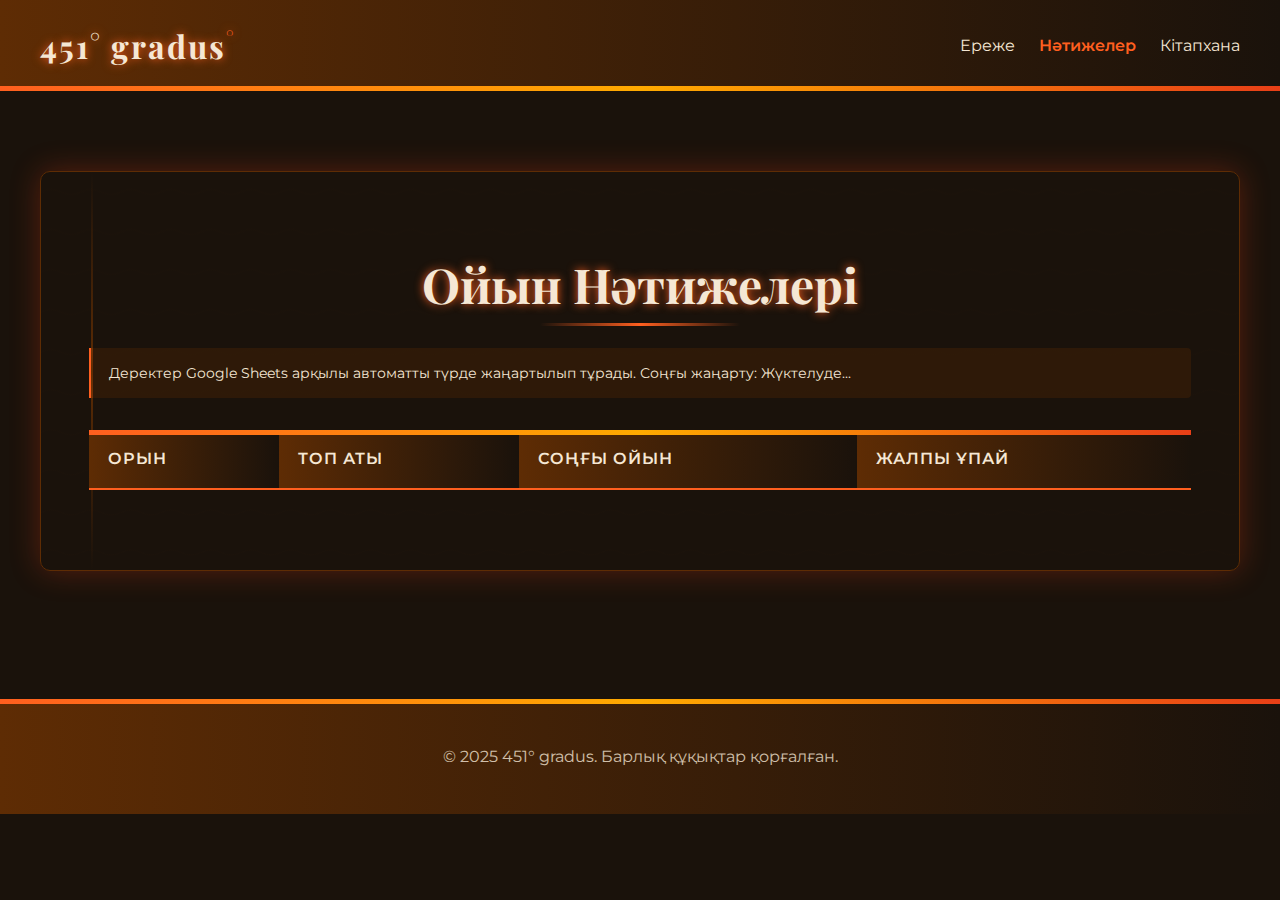
<file: result.html>
<!DOCTYPE html>
<html lang="kk">
  <head>
    <meta charset="UTF-8" />
    <meta name="viewport" content="width=device-width, initial-scale=1.0" />
    <title>451° - Нәтижелер</title>
    <link
      href="https://fonts.googleapis.com/css2?family=Playfair+Display:wght@700&family=Montserrat:wght@400;600&display=swap"
      rel="stylesheet"
    />
    <style>
      :root {
        --fire-orange: #ff5f1f;
        --ember-red: #e83f17;
        --hot-yellow: #ffaa00;
        --book-brown: #5e2c04;
        --parchment: #f5e7d4;
        --ink-black: #1a120b;
        --smoke-gray: #4a4a4a;
      }

      body {
        margin: 0;
        padding: 0;
        font-family: "Montserrat", sans-serif;
        background-color: var(--ink-black);
        color: var(--parchment);
        overflow-x: hidden;
      }

      /* От анимациясы */
      @keyframes flicker {
        0%,
        100% {
          opacity: 0.8;
        }
        20% {
          opacity: 1;
        }
        40% {
          opacity: 0.6;
        }
        60% {
          opacity: 0.9;
        }
        80% {
          opacity: 0.7;
        }
      }

      @keyframes flame {
        0%,
        100% {
          transform: scaleY(1) scaleX(1);
        }
        50% {
          transform: scaleY(1.1) scaleX(0.9);
        }
      }

      /* Контейнер */
      .container {
        max-width: 1200px;
        margin: 0 auto;
        padding: 2rem;
      }

      /* Хедер */
      header {
        background: linear-gradient(
          to right,
          var(--book-brown),
          var(--ink-black)
        );
        padding: 1.5rem 0;
        position: relative;
        margin-bottom: 3rem;
      }

      header::after {
        content: "";
        position: absolute;
        bottom: 0;
        left: 0;
        width: 100%;
        height: 5px;
        background: linear-gradient(
          90deg,
          var(--fire-orange),
          var(--hot-yellow),
          var(--ember-red)
        );
        animation: flicker 2s infinite, flame 3s ease-in-out infinite;
      }

      .header-content {
        max-width: 1200px;
        margin: 0 auto;
        padding: 0 2rem;
        display: flex;
        justify-content: space-between;
        align-items: center;
      }

      .logo {
        font-family: "Playfair Display", serif;
        font-size: 2rem;
        font-weight: 700;
        color: var(--parchment);
        text-shadow: 0 0 10px var(--fire-orange);
        letter-spacing: 2px;
      }

      .logo::after {
        content: "°";
        position: absolute;
        font-size: 1.5rem;
        color: var(--fire-orange);
      }

      /* Кітап беті эффектісі */
      .book-page {
        background: linear-gradient(
            rgba(26, 18, 11, 0.9),
            rgba(26, 18, 11, 0.9)
          ),
          url('data:image/svg+xml;utf8,<svg xmlns="http://www.w3.org/2000/svg" width="100%" height="100%"><pattern id="pattern" x="0" y="0" width="40" height="40" patternUnits="userSpaceOnUse"><rect x="0" y="0" width="40" height="40" fill="%231A120B"/><path d="M0 20 Q10 15 20 20 T40 20" stroke="%235E2C04" stroke-width="0.3" fill="none"/></pattern><rect width="100%" height="100%" fill="url(%23pattern)"/></svg>');
        border: 1px solid var(--book-brown);
        box-shadow: 0 0 30px rgba(232, 63, 23, 0.3);
        border-radius: 10px;
        padding: 3rem;
        margin-bottom: 3rem;
        position: relative;
      }

      .book-page::before {
        content: "";
        position: absolute;
        top: 0;
        left: 50px;
        width: 2px;
        height: 100%;
        background: linear-gradient(
          to bottom,
          transparent,
          var(--book-brown),
          transparent
        );
      }

      /* Бастықтар */
      .page-title {
        font-family: "Playfair Display", serif;
        font-size: 3rem;
        color: var(--parchment);
        text-shadow: 0 0 10px var(--fire-orange);
        margin-bottom: 2rem;
        text-align: center;
        position: relative;
      }

      .page-title::after {
        content: "";
        position: absolute;
        bottom: -10px;
        left: 50%;
        transform: translateX(-50%);
        width: 200px;
        height: 3px;
        background: linear-gradient(
          90deg,
          transparent,
          var(--fire-orange),
          transparent
        );
        animation: flicker 2s infinite;
      }

      /* Кесте стилі */
      .results-table {
        width: 100%;
        border-collapse: collapse;
        margin: 2rem 0;
        position: relative;
      }

      .results-table::before {
        content: "";
        position: absolute;
        top: 0;
        left: 0;
        right: 0;
        height: 5px;
        background: linear-gradient(
          90deg,
          var(--fire-orange),
          var(--hot-yellow),
          var(--ember-red)
        );
        animation: flicker 3s infinite;
      }

      .results-table th {
        background: linear-gradient(
          to right,
          var(--book-brown),
          var(--ink-black)
        );
        color: var(--parchment);
        padding: 1.2rem;
        text-align: left;
        font-weight: 600;
        text-transform: uppercase;
        letter-spacing: 1px;
        border-bottom: 2px solid var(--fire-orange);
      }

      .results-table td {
        padding: 1rem 1.2rem;
        border-bottom: 1px solid var(--book-brown);
        position: relative;
      }

      .results-table tr:nth-child(even) {
        background-color: rgba(94, 44, 4, 0.1);
      }

      .results-table tr:hover {
        background-color: rgba(232, 63, 23, 0.1);
      }

      /* Жанған ұпай көрсеткіші */
      .points-flame {
        display: inline-block;
        width: 20px;
        height: 20px;
        background: linear-gradient(
          to bottom,
          var(--hot-yellow),
          var(--ember-red)
        );
        border-radius: 50% 50% 20% 20%;
        margin-right: 8px;
        position: relative;
        animation: flicker 2s infinite, flame 1.5s ease-in-out infinite;
        box-shadow: 0 0 10px var(--ember-red);
        vertical-align: middle;
      }

      /* Топ позициясы */
      .team-position {
        font-family: "Playfair Display", serif;
        font-size: 1.5rem;
        font-weight: 700;
        color: var(--hot-yellow);
        min-width: 40px;
        display: inline-block;
        text-align: center;
      }

      /* Топ аты */
      .team-name {
        font-weight: 600;
        color: var(--parchment);
      }

      /* Жалпы ұпай */
      .total-points {
        font-weight: 700;
        color: var(--hot-yellow);
      }

      /* Google Sheets интеграциясы */
      .sheets-info {
        background: rgba(94, 44, 4, 0.3);
        border-left: 4px solid var(--fire-orange);
        padding: 1rem;
        margin: 2rem 0;
        font-size: 0.9rem;
        color: var(--parchment);
        border-radius: 0 4px 4px 0;
      }

      /* Футер */
      footer {
        background: linear-gradient(
          to right,
          var(--book-brown),
          var(--ink-black)
        );
        padding: 2rem;
        text-align: center;
        margin-top: 3rem;
        position: relative;
      }

      footer::before {
        content: "";
        position: absolute;
        top: 0;
        left: 0;
        width: 100%;
        height: 5px;
        background: linear-gradient(
          90deg,
          var(--fire-orange),
          var(--hot-yellow),
          var(--ember-red)
        );
        animation: flicker 3s infinite;
      }

      .footer-text {
        color: var(--parchment);
        opacity: 0.8;
      }

      /* Адаптивтік дизайн */
      @media (max-width: 768px) {
        .container {
          padding: 1rem;
        }

        .book-page {
          padding: 1.5rem;
        }

        .page-title {
          font-size: 2rem;
        }

        .results-table th,
        .results-table td {
          padding: 0.8rem;
          font-size: 0.9rem;
        }
      }
    </style>
  </head>
  <body>
    <!-- Хедер -->
    <header>
      <div class="header-content">
        <div class="logo">451° gradus</div>
        <div style="display: flex; gap: 1.5rem">
          <a href="#" style="color: var(--parchment); text-decoration: none"
            >Ереже</a
          >
          <a
            href="#"
            style="
              color: var(--fire-orange);
              text-decoration: none;
              font-weight: 600;
            "
            >Нәтижелер</a
          >
          <a href="#" style="color: var(--parchment); text-decoration: none"
            >Кітапхана</a
          >
        </div>
      </div>
    </header>

    <!-- Негізгі контент -->
    <div class="container">
      <div class="book-page">
        <h1 class="page-title">Ойын Нәтижелері</h1>

        <div class="sheets-info">
          Деректер Google Sheets арқылы автоматты түрде жаңартылып тұрады. Соңғы
          жаңарту: <span id="last-update">Жүктелуде...</span>
        </div>

        <!-- Нәтижелер кестесі -->
        <table class="results-table">
          <thead>
            <tr>
              <th>Орын</th>
              <th>Топ аты</th>
              <th>Соңғы ойын</th>
              <th>Жалпы ұпай</th>
            </tr>
          </thead>
          <tbody id="results-data">
            <!-- Мәліметтер JavaScript арқылы толтырылады -->
          </tbody>
        </table>
      </div>
    </div>

    <!-- Футер -->
    <footer>
      <p class="footer-text">© 2025 451° gradus. Барлық құқықтар қорғалған.</p>
    </footer>

    <!-- Google Apps Script интеграциясы -->
    <script>
      // Деректерді алу және кестені толтыру
      function loadData() {
        google.script.run
          .withSuccessHandler(function (data) {
            const tableBody = document.getElementById("results-data");
            tableBody.innerHTML = "";

            // Деректерді кестеге қосу
            data.rows.forEach((row, index) => {
              const tr = document.createElement("tr");

              // Орын
              const tdPosition = document.createElement("td");
              tdPosition.innerHTML = `<div class="team-position">${
                index + 1
              }</div>`;

              // Топ аты
              const tdTeam = document.createElement("td");
              tdTeam.innerHTML = `<span class="team-name">${row[1]}</span>`;

              // Соңғы ойын ұпайы
              const tdLastGame = document.createElement("td");
              tdLastGame.innerHTML = `<span class="points-flame"></span>${row[2]}`;

              // Жалпы ұпай
              const tdTotal = document.createElement("td");
              tdTotal.innerHTML = `<span class="total-points">${row[3]}</span>`;

              tr.appendChild(tdPosition);
              tr.appendChild(tdTeam);
              tr.appendChild(tdLastGame);
              tr.appendChild(tdTotal);

              tableBody.appendChild(tr);
            });

            // Соңғы жаңарту уақытын көрсету
            document.getElementById("last-update").textContent =
              data.lastUpdate;
          })
          .withFailureHandler(function (error) {
            console.error("Деректерді алу кезінде қате:", error);
            document.getElementById("last-update").textContent =
              "Деректерді алу кезінде қате пайда болды";
          })
          .getSheetData();
      }

      // Документ жүктелгенде деректерді алу
      document.addEventListener("DOMContentLoaded", loadData);

      // Әр 5 минут сайын жаңарту
      setInterval(loadData, 5 * 60 * 1000);
    </script>
  </body>
</html>
</file>
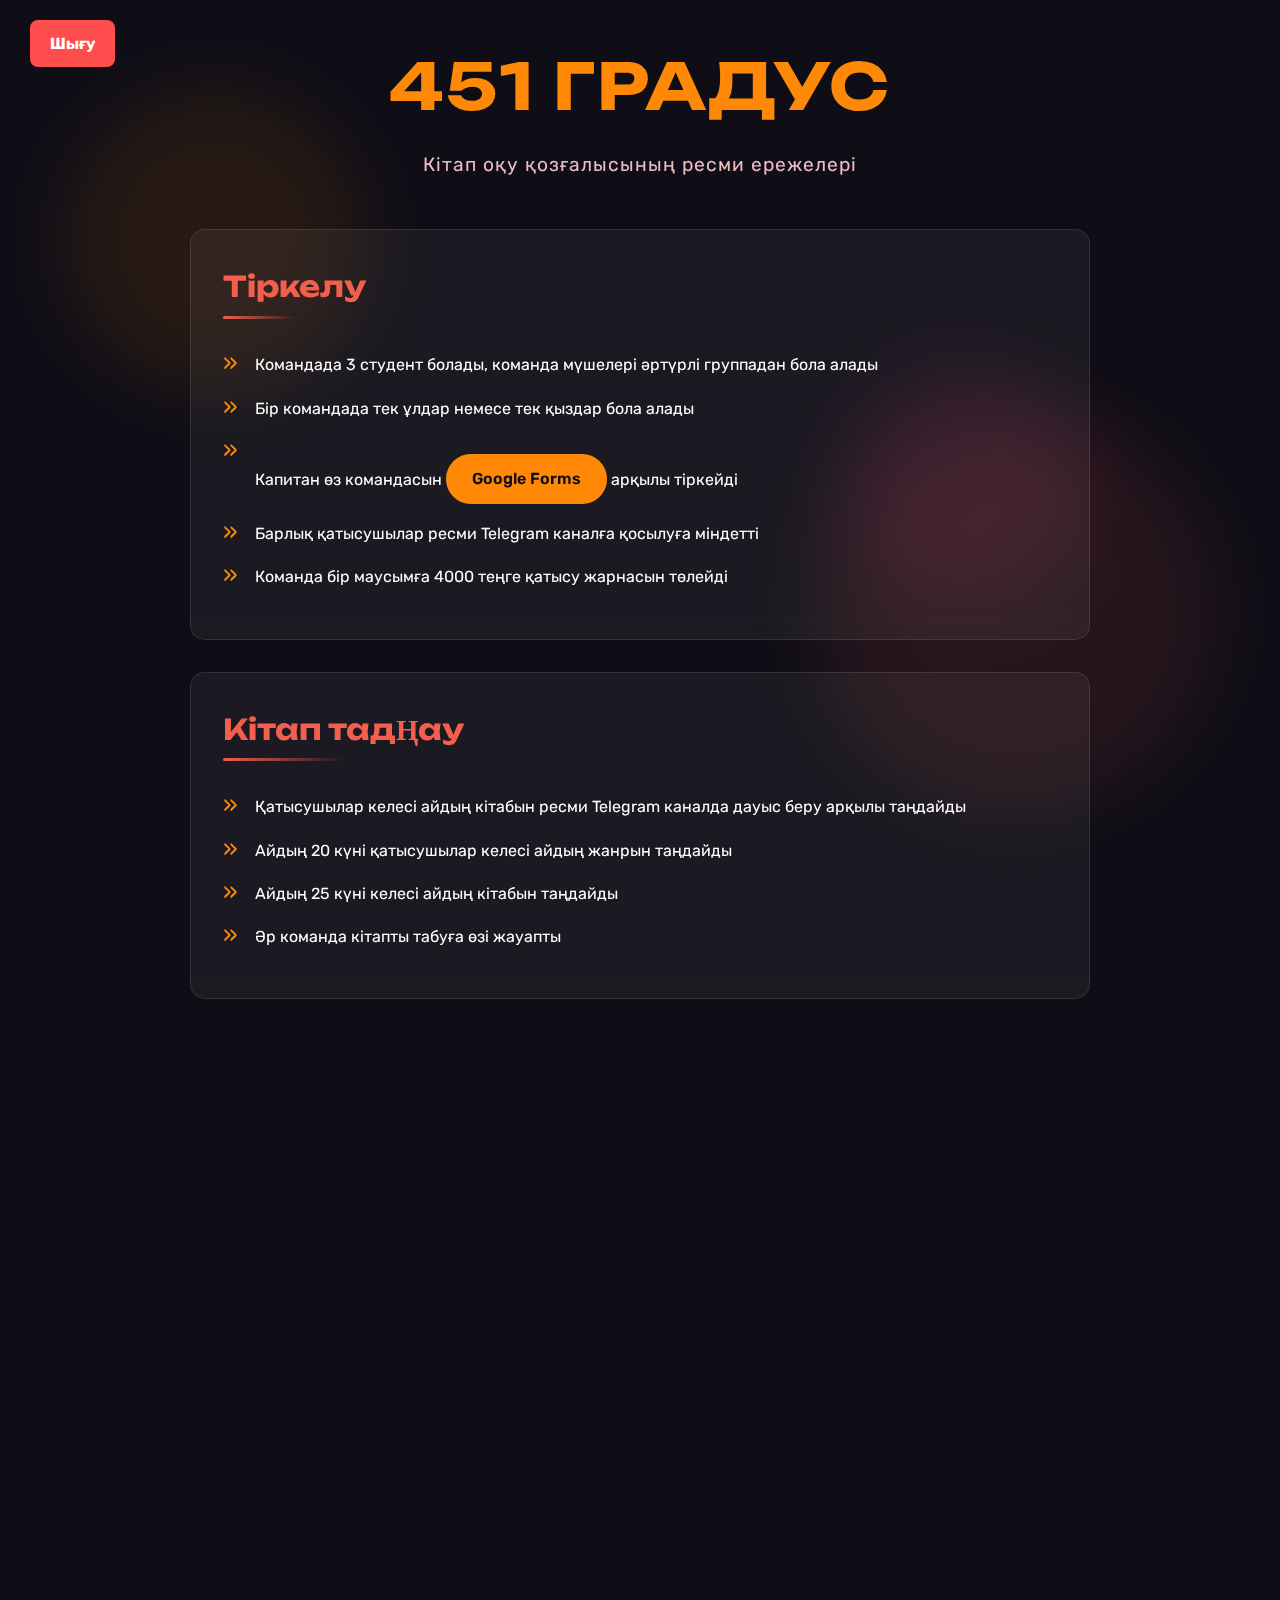
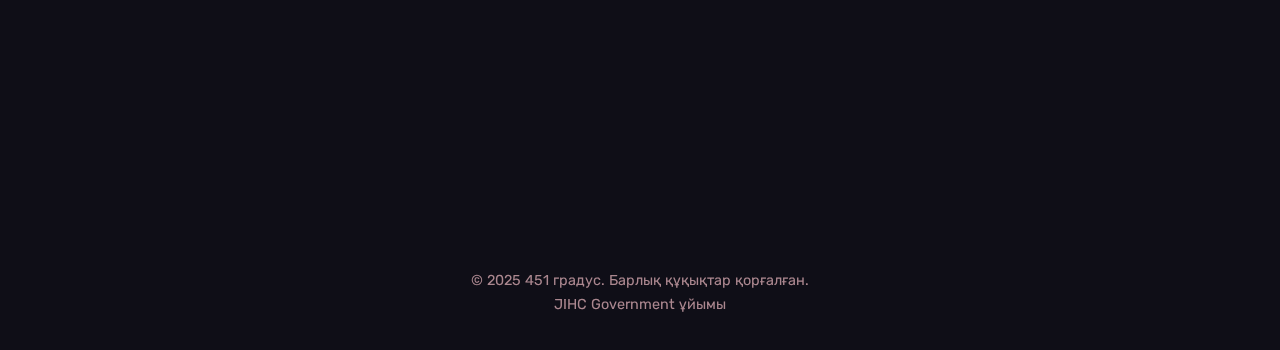
<file: rules.html>
<!DOCTYPE html>
<html lang="kk">
  <head>
    <meta charset="UTF-8" />
    <meta name="viewport" content="width=device-width, initial-scale=1.0" />
    <title>451 градус - Ережелер</title>
    <link rel="preconnect" href="https://fonts.googleapis.com" />
    <link rel="preconnect" href="https://fonts.gstatic.com" crossorigin />
    <link
      href="https://fonts.googleapis.com/css2?family=Rubik:wght@300;400;600;700&family=Unbounded:wght@700&display=swap"
      rel="stylesheet"
    />
    <link
      rel="stylesheet"
      href="https://cdnjs.cloudflare.com/ajax/libs/animate.css/4.1.1/animate.min.css"
    />
    <style>
      :root {
        --bg-color: #0f0e17;
        --text-color: #fffffe;
        --primary: #ff8906;
        --secondary: #f25f4c;
        --tertiary: #e53170;
        --highlight: #eebbc3;
      }

      body {
        margin: 0;
        padding: 0;
        font-family: "Rubik", sans-serif;
        background-color: var(--bg-color);
        color: var(--text-color);
        line-height: 1.7;
        overflow-x: hidden;
      }

      .container {
        max-width: 900px;
        margin: 0 auto;
        padding: 2rem;
        position: relative;
      }

      /* Анимациялы фон элементтері */
      .bg-elements {
        position: fixed;
        top: 0;
        left: 0;
        width: 100%;
        height: 100%;
        z-index: -1;
        overflow: hidden;
      }

      .bg-element {
        position: absolute;
        border-radius: 50%;
        opacity: 0.1;
        filter: blur(40px);
        animation: float 15s infinite ease-in-out;
      }

      @keyframes float {
        0%,
        100% {
          transform: translateY(0) rotate(0deg);
        }
        50% {
          transform: translateY(-50px) rotate(5deg);
        }
      }

      /* Басты заголовок */
      .main-header {
        text-align: center;
        margin-bottom: 3rem;
        position: relative;
      }

      .main-title {
        font-family: "Unbounded", cursive;
        font-size: 4rem;
        font-weight: 700;
        color: var(--primary);
        margin: 0;
        text-transform: uppercase;
        letter-spacing: 2px;
        position: relative;
        display: inline-block;
        animation: glow 2s ease-in-out infinite alternate;
      }

      @keyframes glow {
        from {
          text-shadow: 0 0 5px var(--primary), 0 0 10px var(--primary);
        }
        to {
          text-shadow: 0 0 10px var(--primary), 0 0 20px var(--primary),
            0 0 30px var(--tertiary);
        }
      }

      .subtitle {
        font-size: 1.2rem;
        color: var(--highlight);
        margin-top: 0.5rem;
        letter-spacing: 1px;
      }

      /* Ережелер бөлімі */
      .rule-section {
        background: rgba(255, 255, 255, 0.05);
        border-radius: 15px;
        padding: 2rem;
        margin-bottom: 2rem;
        backdrop-filter: blur(10px);
        border: 1px solid rgba(255, 255, 255, 0.1);
        transition: all 0.3s ease;
        transform: translateY(20px);
        opacity: 0;
        animation: fadeInUp 0.8s forwards;
      }

      @keyframes fadeInUp {
        to {
          transform: translateY(0);
          opacity: 1;
        }
      }

      .rule-section:hover {
        transform: translateY(-5px);
        box-shadow: 0 10px 25px rgba(0, 0, 0, 0.3);
      }

      .section-title {
        font-family: "Unbounded", cursive;
        font-size: 1.8rem;
        color: var(--secondary);
        margin-top: 0;
        margin-bottom: 1.5rem;
        position: relative;
        display: inline-block;
      }

      .section-title::after {
        content: "";
        position: absolute;
        bottom: -8px;
        left: 0;
        width: 50%;
        height: 3px;
        background: linear-gradient(90deg, var(--secondary), transparent);
        border-radius: 3px;
      }
      .logout-button {
        position: absolute;
        top: 20px;
        left: 30px; /* Сол жақта тұрады */
        padding: 10px 20px;
        background-color: #ff4d4d;
        color: white;
        text-decoration: none;
        border-radius: 8px;
        font-weight: bold;
        transition: background-color 0.3s ease;
      }

      .logout-button:hover {
        background-color: #cc0000;
      }

      .rule-list {
        list-style-type: none;
        padding: 0;
      }

      .rule-item {
        position: relative;
        padding-left: 2rem;
        margin-bottom: 1rem;
        transition: all 0.3s ease;
      }

      .rule-item::before {
        content: "»";
        position: absolute;
        left: 0;
        color: var(--primary);
        font-size: 1.5rem;
        line-height: 1;
      }

      .rule-item:hover {
        transform: translateX(10px);
        color: var(--highlight);
      }

      /* Ерекше бөлім */
      .highlight-section {
        background: linear-gradient(135deg, var(--tertiary), var(--secondary));
        padding: 2rem;
        border-radius: 15px;
        margin: 3rem 0;
        position: relative;
        overflow: hidden;
        box-shadow: 0 10px 30px rgba(226, 49, 112, 0.3);
        animation: pulse 4s infinite;
      }

      @keyframes pulse {
        0%,
        100% {
          box-shadow: 0 10px 30px rgba(226, 49, 112, 0.3);
        }
        50% {
          box-shadow: 0 10px 50px rgba(226, 49, 112, 0.5);
        }
      }

      .highlight-section::before {
        content: "";
        position: absolute;
        top: -50%;
        left: -50%;
        width: 200%;
        height: 200%;
        background: radial-gradient(
          circle,
          rgba(255, 255, 255, 0.1) 0%,
          transparent 70%
        );
        animation: rotate 20s linear infinite;
      }

      @keyframes rotate {
        from {
          transform: rotate(0deg);
        }
        to {
          transform: rotate(360deg);
        }
      }

      .highlight-title {
        color: white;
        position: relative;
      }

      /* Төменгі жақ */
      .footer {
        text-align: center;
        margin-top: 4rem;
        font-size: 0.9rem;
        color: var(--highlight);
        opacity: 0.7;
      }

      /* Кнопкалар */
      .link-button {
        display: inline-block;
        background: var(--primary);
        color: var(--bg-color);
        padding: 0.6rem 1.5rem;
        border-radius: 50px;
        text-decoration: none;
        font-weight: 600;
        margin-top: 1rem;
        transition: all 0.3s ease;
        border: 2px solid var(--primary);
      }

      .link-button:hover {
        background: transparent;
        color: var(--primary);
        transform: translateY(-3px);
        box-shadow: 0 5px 15px rgba(255, 137, 6, 0.4);
      }

      /* Адаптивтік дизайн */
      @media (max-width: 768px) {
        .main-title {
          font-size: 2.5rem;
        }

        .container {
          padding: 1.5rem;
        }

        .rule-section {
          padding: 1.5rem;
        }
      }

      /* Кезекпен анимация */
      .rule-section:nth-child(1) {
        animation-delay: 0.1s;
      }
      .rule-section:nth-child(2) {
        animation-delay: 0.3s;
      }
      .rule-section:nth-child(3) {
        animation-delay: 0.5s;
      }
      .highlight-section {
        animation-delay: 0.7s;
      }
      /* Медиа-сұраныстарды жаңарту */
      @media (max-width: 768px) {
        .main-title {
          font-size: 2.5rem;
          margin-top: 2rem; /* Жоғарғы жақтан көбірек орын қосу */
        }

        .container {
          padding: 1rem;
        }

        .rule-section {
          padding: 1.2rem;
          margin-bottom: 1.5rem;
        }

        .section-title {
          font-size: 1.5rem;
          margin-bottom: 1rem;
        }

        /* Шығу батырмасын мобильдікке лайықты ету */
        .logout-button {
          position: fixed; /* Скроллдамайтын орнықты позиция */
          top: 10px;
          left: 10px;
          padding: 8px 15px;
          font-size: 0.9rem;
          z-index: 1000; /* Басқа элементтердің үстінде болуы үшін */
        }

        /* Фон элементтерін кішірейту */
        .bg-element {
          filter: blur(30px);
        }

        .bg-element:nth-child(1) {
          width: 200px;
          height: 200px;
        }

        .bg-element:nth-child(2) {
          width: 250px;
          height: 250px;
        }

        .bg-element:nth-child(3) {
          width: 180px;
          height: 180px;
        }

        /* Текст өлшемдерін кішірейту */
        .subtitle {
          font-size: 1rem;
        }

        .rule-item {
          font-size: 0.95rem;
          padding-left: 1.5rem;
          margin-bottom: 0.8rem;
        }

        .highlight-section {
          padding: 1.5rem;
          margin: 2rem 0;
        }

        .link-button {
          padding: 0.5rem 1.2rem;
          font-size: 0.9rem;
        }

        .footer {
          font-size: 0.8rem;
          margin-top: 2rem;
        }
      }

      /* Кішірек экрандар үшін қосымша реттеулер */
      @media (max-width: 480px) {
        .main-title {
          font-size: 2rem;
        }

        .section-title {
          font-size: 1.3rem;
        }

        .rule-item {
          font-size: 0.9rem;
        }

        .logout-button {
          padding: 6px 12px;
          font-size: 0.8rem;
        }
      }
    </style>
  </head>
  <body>
    <!-- Анимациялы фон элементтері -->
    <div class="bg-elements">
      <div
        class="bg-element"
        style="
          width: 300px;
          height: 300px;
          background: var(--primary);
          top: 10%;
          left: 5%;
          animation-delay: 0s;
        "
      ></div>
      <div
        class="bg-element"
        style="
          width: 400px;
          height: 400px;
          background: var(--secondary);
          bottom: 10%;
          right: 5%;
          animation-delay: 2s;
        "
      ></div>
      <div
        class="bg-element"
        style="
          width: 250px;
          height: 250px;
          background: var(--tertiary);
          top: 40%;
          right: 15%;
          animation-delay: 4s;
        "
      ></div>
    </div>
    <a href="index.html" class="logout-button">Шығу</a>
    <div class="container animate__animated animate__fadeIn">
      <header class="main-header">
        <h1 class="main-title">451 градус</h1>
        <p class="subtitle">Кітап оқу қозғалысының ресми ережелері</p>
      </header>

      <section class="rule-section">
        <h2 class="section-title">Тіркелу</h2>
        <ul class="rule-list">
          <li class="rule-item">
            Командада 3 студент болады, команда мүшелері әртүрлі группадан бола
            алады
          </li>
          <li class="rule-item">
            Бір командада тек ұлдар немесе тек қыздар бола алады
          </li>
          <li class="rule-item">
            Капитан өз командасын
            <a
              href="https://docs.google.com/forms/d/e/1FAIpQLSedbARVUIpS5VpiBg6PJD1gzsAgF41-dXfhdNFwGX-lLxiQRA/viewform?usp=sf_link"
              class="link-button"
              >Google Forms</a
            >
            арқылы тіркейді
          </li>
          <li class="rule-item">
            Барлық қатысушылар ресми Telegram каналға қосылуға міндетті
          </li>
          <li class="rule-item">
            Команда бір маусымға 4000 теңге қатысу жарнасын төлейді
          </li>
        </ul>
      </section>

      <section class="rule-section">
        <h2 class="section-title">Кітап тадҢау</h2>
        <ul class="rule-list">
          <li class="rule-item">
            Қатысушылар келесі айдың кітабын ресми Telegram каналда дауыс беру
            арқылы таңдайды
          </li>
          <li class="rule-item">
            Айдың 20 күні қатысушылар келесі айдың жанрын таңдайды
          </li>
          <li class="rule-item">Айдың 25 күні келесі айдың кітабын таңдайды</li>
          <li class="rule-item">Әр команда кітапты табуға өзі жауапты</li>
        </ul>
      </section>

      <section class="rule-section">
        <h2 class="section-title">Ойын</h2>
        <ul class="rule-list">
          <li class="rule-item">Ойын акт залында өтеді</li>
          <li class="rule-item">
            Сұрақтар тест және қысқа жауап форматында болады
          </li>
          <li class="rule-item">Жалпы сұрақ саны — 20</li>
          <li class="rule-item">Әр дұрыс жауап — 1 ұпай</li>
          <li class="rule-item">Қате жауап ұпай санына әсер етпейді</li>
          <li class="rule-item">
            Бірнеше командада бірдей ұпай болса нәтиже соңғы ойынға қарап
            белгіленеді
          </li>
          <li class="rule-item">
            Ойын нәтижесі келесі күні ресми Telegram каналында жарияланады
          </li>
        </ul>
      </section>

      <section class="highlight-section rule-section">
        <h2 class="section-title highlight-title">Бас жҮлде</h2>
        <ul class="rule-list">
          <li class="rule-item">
            Жеңімпаз атанған команданың әр мүшесіне келесі семестрде төрт ай
            бойы 20 000 теңге көлемінде стипендия төленеді
          </li>
          <li class="rule-item">
            Сезон соңында 70 ұпай жинаған командаға қатысу жарнасы қайтарылады
          </li>
        </ul>
      </section>

      <footer class="footer">
        © 2025 451 градус. Барлық құқықтар қорғалған.<br />
        JIHC Government ұйымы
      </footer>
    </div>

    <script>
      document.addEventListener("mousemove", (e) => {
        const bgElements = document.querySelectorAll(".bg-element");
        const x = e.clientX / window.innerWidth;
        const y = e.clientY / window.innerHeight;

        bgElements.forEach((el, index) => {
          const speed = (index + 1) * 0.02;
          const xPos = x * 20 * speed;
          const yPos = y * 20 * speed;
          el.style.transform = `translate(${xPos}px, ${yPos}px)`;
        });
      });

      // Кезекпен көріну анимациясы
      const sections = document.querySelectorAll(
        ".rule-section, .highlight-section"
      );

      const observer = new IntersectionObserver(
        (entries) => {
          entries.forEach((entry) => {
            if (entry.isIntersecting) {
              entry.target.style.opacity = 1;
              entry.target.style.transform = "translateY(0)";
            }
          });
        },
        { threshold: 0.1 }
      );

      sections.forEach((section) => {
        observer.observe(section);
      });
    </script>
  </body>
</html>
</file>
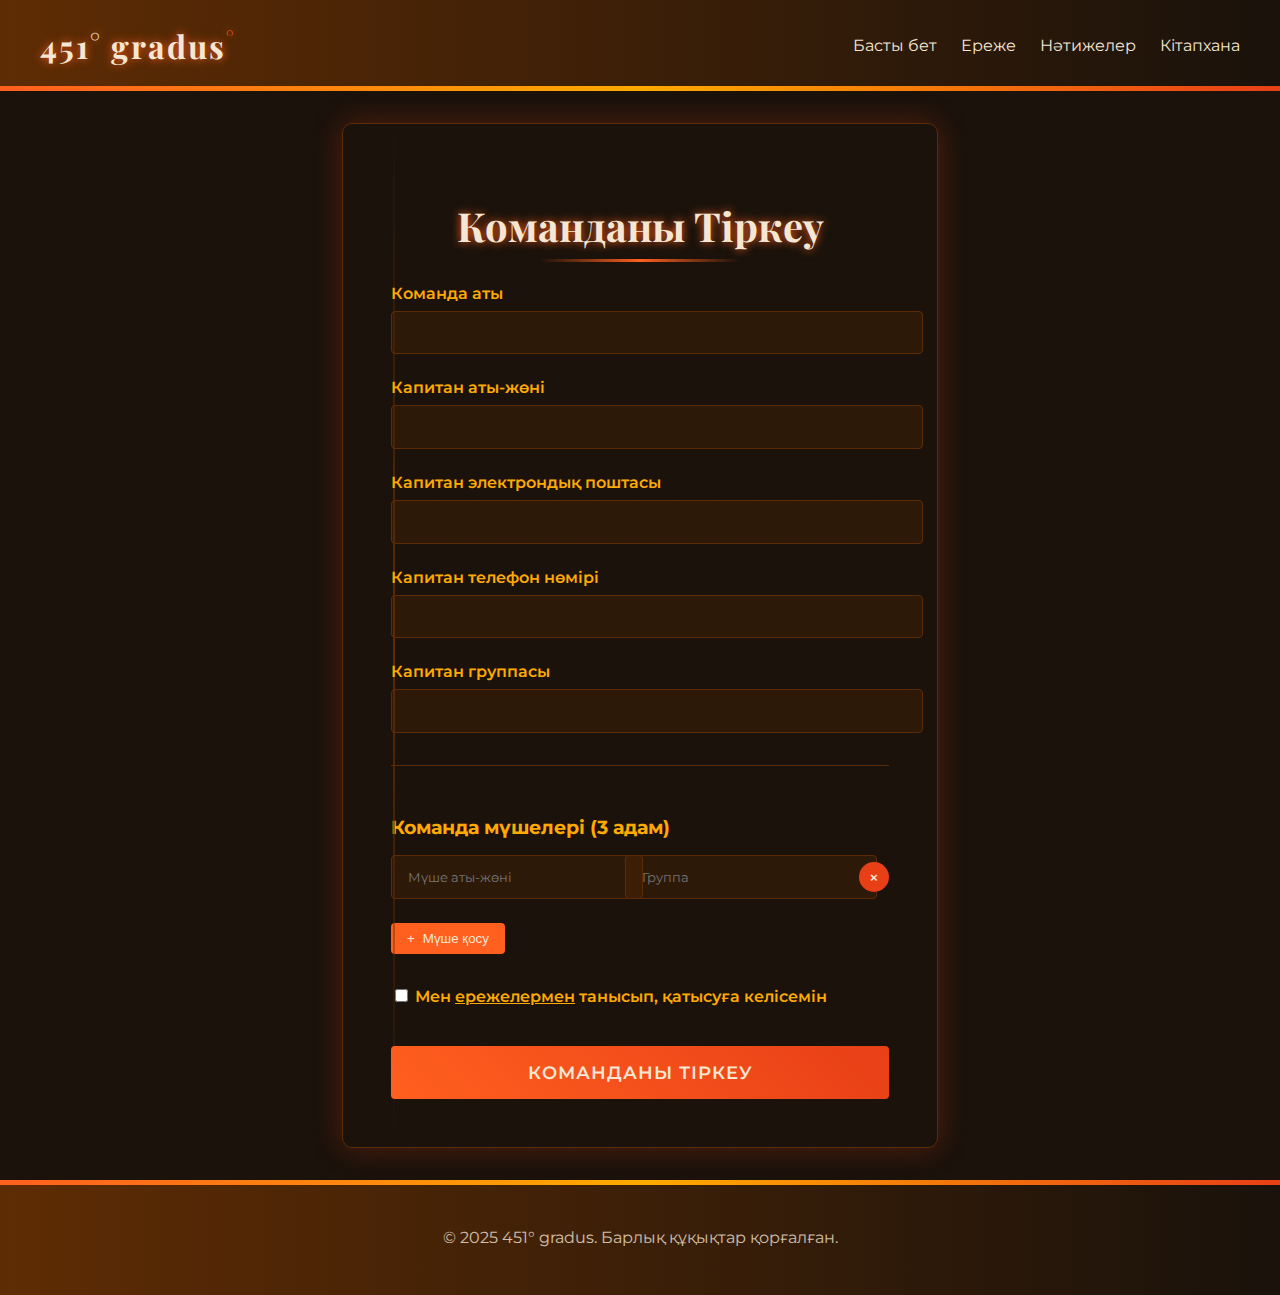
<file: singin.html>
<!DOCTYPE html>
<html lang="kk">
  <head>
    <meta charset="UTF-8" />
    <meta name="viewport" content="width=device-width, initial-scale=1.0" />
    <title>451° - Тіркелу</title>
    <link
      href="https://fonts.googleapis.com/css2?family=Playfair+Display:wght@700&family=Montserrat:wght@400;600&display=swap"
      rel="stylesheet"
    />
    <style>
      :root {
        --fire-orange: #ff5f1f;
        --ember-red: #e83f17;
        --hot-yellow: #ffaa00;
        --book-brown: #5e2c04;
        --parchment: #f5e7d4;
        --ink-black: #1a120b;
        --smoke-gray: #4a4a4a;
      }

      body {
        margin: 0;
        padding: 0;
        font-family: "Montserrat", sans-serif;
        background-color: var(--ink-black);
        color: var(--parchment);
        overflow-x: hidden;
        min-height: 100vh;
        display: flex;
        flex-direction: column;
      }

      @keyframes flicker {
        0%,
        100% {
          opacity: 0.8;
        }
        20% {
          opacity: 1;
        }
        40% {
          opacity: 0.6;
        }
        60% {
          opacity: 0.9;
        }
        80% {
          opacity: 0.7;
        }
      }

      @keyframes flame {
        0%,
        100% {
          transform: scaleY(1) scaleX(1);
        }
        50% {
          transform: scaleY(1.1) scaleX(0.9);
        }
      }

      .container {
        max-width: 800px;
        margin: 0 auto;
        padding: 2rem;
        flex: 1;
        display: flex;
        flex-direction: column;
        justify-content: center;
      }

      header {
        background: linear-gradient(
          to right,
          var(--book-brown),
          var(--ink-black)
        );
        padding: 1.5rem 0;
        position: relative;
      }

      header::after {
        content: "";
        position: absolute;
        bottom: 0;
        left: 0;
        width: 100%;
        height: 5px;
        background: linear-gradient(
          90deg,
          var(--fire-orange),
          var(--hot-yellow),
          var(--ember-red)
        );
        animation: flicker 2s infinite, flame 3s ease-in-out infinite;
      }

      .header-content {
        max-width: 1200px;
        margin: 0 auto;
        padding: 0 2rem;
        display: flex;
        justify-content: space-between;
        align-items: center;
      }

      .logo {
        font-family: "Playfair Display", serif;
        font-size: 2rem;
        font-weight: 700;
        color: var(--parchment);
        text-shadow: 0 0 10px var(--fire-orange);
        letter-spacing: 2px;
      }

      .logo::after {
        content: "°";
        position: absolute;
        font-size: 1.5rem;
        color: var(--fire-orange);
      }

      .book-page {
        background: linear-gradient(
            rgba(26, 18, 11, 0.9),
            rgba(26, 18, 11, 0.9)
          ),
          url('data:image/svg+xml;utf8,<svg xmlns="http://www.w3.org/2000/svg" width="100%" height="100%"><pattern id="pattern" x="0" y="0" width="40" height="40" patternUnits="userSpaceOnUse"><rect x="0" y="0" width="40" height="40" fill="%231A120B"/><path d="M0 20 Q10 15 20 20 T40 20" stroke="%235E2C04" stroke-width="0.3" fill="none"/></pattern><rect width="100%" height="100%" fill="url(%23pattern)"/></svg>');
        border: 1px solid var(--book-brown);
        box-shadow: 0 0 30px rgba(232, 63, 23, 0.3);
        border-radius: 10px;
        padding: 3rem;
        position: relative;
      }

      .book-page::before {
        content: "";
        position: absolute;
        top: 0;
        left: 50px;
        width: 2px;
        height: 100%;
        background: linear-gradient(
          to bottom,
          transparent,
          var(--book-brown),
          transparent
        );
      }

      .page-title {
        font-family: "Playfair Display", serif;
        font-size: 2.5rem;
        color: var(--parchment);
        text-shadow: 0 0 10px var(--fire-orange);
        margin-bottom: 2rem;
        text-align: center;
        position: relative;
      }

      .page-title::after {
        content: "";
        position: absolute;
        bottom: -10px;
        left: 50%;
        transform: translateX(-50%);
        width: 200px;
        height: 3px;
        background: linear-gradient(
          90deg,
          transparent,
          var(--fire-orange),
          transparent
        );
        animation: flicker 2s infinite;
      }

      .form-group {
        margin-bottom: 1.5rem;
        position: relative;
      }

      .form-group label {
        display: block;
        margin-bottom: 0.5rem;
        font-weight: 600;
        color: var(--hot-yellow);
      }

      .form-control {
        width: 100%;
        padding: 0.8rem 1rem;
        background-color: rgba(94, 44, 4, 0.3);
        border: 1px solid var(--book-brown);
        border-radius: 4px;
        color: var(--parchment);
        font-family: "Montserrat", sans-serif;
        transition: all 0.3s ease;
      }

      .form-control:focus {
        outline: none;
        border-color: var(--fire-orange);
        box-shadow: 0 0 10px rgba(232, 63, 23, 0.3);
      }

      .btn-submit {
        width: 100%;
        padding: 1rem;
        background: linear-gradient(
          45deg,
          var(--fire-orange),
          var(--ember-red)
        );
        color: var(--parchment);
        border: none;
        border-radius: 4px;
        font-family: "Montserrat", sans-serif;
        font-weight: 600;
        font-size: 1.1rem;
        text-transform: uppercase;
        letter-spacing: 1px;
        cursor: pointer;
        transition: all 0.3s ease;
        margin-top: 1rem;
        position: relative;
        overflow: hidden;
      }

      .btn-submit:hover {
        transform: translateY(-3px);
        box-shadow: 0 5px 15px rgba(232, 63, 23, 0.5);
      }

      .btn-submit::before {
        content: "";
        position: absolute;
        top: 0;
        left: -100%;
        width: 100%;
        height: 100%;
        background: linear-gradient(
          90deg,
          transparent,
          rgba(255, 255, 255, 0.2),
          transparent
        );
        transition: 0.5s;
      }

      .btn-submit:hover::before {
        left: 100%;
      }

      .team-members {
        margin-top: 2rem;
        border-top: 1px solid var(--book-brown);
        padding-top: 2rem;
      }

      .member-item {
        display: flex;
        gap: 1rem;
        margin-bottom: 1rem;
        align-items: center;
      }

      .remove-member {
        background: var(--ember-red);
        color: var(--parchment);
        border: none;
        width: 30px;
        height: 30px;
        border-radius: 50%;
        cursor: pointer;
        display: flex;
        align-items: center;
        justify-content: center;
        font-weight: bold;
      }

      .add-member {
        background: var(--fire-orange);
        color: var(--parchment);
        border: none;
        padding: 0.5rem 1rem;
        border-radius: 4px;
        cursor: pointer;
        display: inline-flex;
        align-items: center;
        gap: 0.5rem;
        margin-top: 0.5rem;
      }

      footer {
        background: linear-gradient(
          to right,
          var(--book-brown),
          var(--ink-black)
        );
        padding: 2rem;
        text-align: center;
        position: relative;
      }

      footer::before {
        content: "";
        position: absolute;
        top: 0;
        left: 0;
        width: 100%;
        height: 5px;
        background: linear-gradient(
          90deg,
          var(--fire-orange),
          var(--hot-yellow),
          var(--ember-red)
        );
        animation: flicker 3s infinite;
      }

      .footer-text {
        color: var(--parchment);
        opacity: 0.8;
      }

      .alert {
        padding: 1rem;
        border-radius: 4px;
        margin-bottom: 1rem;
        display: none;
      }

      .alert-success {
        background-color: rgba(0, 128, 0, 0.2);
        border: 1px solid green;
        color: lightgreen;
      }

      .alert-error {
        background-color: rgba(255, 0, 0, 0.2);
        border: 1px solid darkred;
        color: lightcoral;
      }

      /* Медиа-сұраныстарды жаңарту */
      @media (max-width: 768px) {
        .header-content {
          flex-direction: column;
          align-items: flex-start;
          padding: 1rem;
        }

        .logo {
          font-size: 1.8rem;
          margin-bottom: 1rem;
        }

        .container {
          padding: 1rem;
        }

        .book-page {
          padding: 1.5rem;
        }

        .page-title {
          font-size: 1.8rem;
        }

        .page-title::after {
          width: 150px;
        }

        /* Навигацияны мобильдікке лайықты ету */
        .header-content > div {
          display: flex;
          flex-wrap: wrap;
          gap: 1rem;
          justify-content: space-between;
          width: 100%;
        }

        .header-content > div a {
          font-size: 0.9rem;
          padding: 0.3rem 0;
        }

        /* Форма элементтерін реттеу */
        .form-control {
          padding: 0.7rem;
          font-size: 0.95rem;
        }

        .btn-submit {
          padding: 0.9rem;
          font-size: 1rem;
        }

        /* Команда мүшелері бөлімін реттеу */
        .member-item {
          flex-direction: column;
          gap: 0.5rem;
          align-items: flex-start;
          width: 70%;
        }

        .member-item > div {
          width: 70%;
        }

        .remove-member {
          align-self: flex-end;
          margin-top: -35px;
          margin-bottom: 10px;
        }

        /* Футерді реттеу */
        footer {
          padding: 1.5rem;
        }

        .footer-text {
          font-size: 0.9rem;
        }
      }

      /* Кішірек экрандар үшін қосымша реттеулер */
      @media (max-width: 480px) {
        .logo {
          font-size: 1.5rem;
        }

        .page-title {
          font-size: 1.5rem;
        }

        .page-title::after {
          width: 120px;
        }

        .book-page {
          padding: 1rem;
        }

        .form-group label {
          font-size: 0.9rem;
        }

        .form-control {
          padding: 0.6rem;
          font-size: 0.9rem;
        }

        .btn-submit {
          padding: 0.8rem;
          font-size: 0.95rem;
        }

        .add-member {
          padding: 0.4rem 0.8rem;
          font-size: 0.9rem;
        }

        .header-content > div a {
          font-size: 0.8rem;
        }
      }
    </style>
  </head>
  <body>
    <header>
      <div class="header-content">
        <div class="logo">451° gradus</div>
        <div style="display: flex; gap: 1.5rem">
          <a
            href="index.html"
            style="color: var(--parchment); text-decoration: none"
            >Басты бет</a
          >
          <a
            href="rules.html"
            style="color: var(--parchment); text-decoration: none"
            >Ереже</a
          >
          <a
            href="result.html"
            style="color: var(--parchment); text-decoration: none"
            >Нәтижелер</a
          >
          <a
            href="book.html"
            style="color: var(--parchment); text-decoration: none"
            >Кітапхана</a
          >
        </div>
      </div>
    </header>

    <div class="container">
      <div class="book-page">
        <h1 class="page-title">Команданы Тіркеу</h1>

        <div id="alert-success" class="alert alert-success">
          Сіздің команда сәтті тіркелді! Жарыс басталғанша күте тұрыңыз.
        </div>

        <div id="alert-error" class="alert alert-error">
          Қате орын алды. Өтінеміз, әрекетті кейінірек қайталаңыз.
        </div>

        <form id="registration-form">
          <div class="form-group">
            <label for="team-name">Команда аты</label>
            <input type="text" id="team-name" class="form-control" required />
          </div>

          <div class="form-group">
            <label for="captain-name">Капитан аты-жөні</label>
            <input
              type="text"
              id="captain-name"
              class="form-control"
              required
            />
          </div>

          <div class="form-group">
            <label for="captain-email">Капитан электрондық поштасы</label>
            <input
              type="email"
              id="captain-email"
              class="form-control"
              required
            />
          </div>

          <div class="form-group">
            <label for="captain-phone">Капитан телефон нөмірі</label>
            <input
              type="tel"
              id="captain-phone"
              class="form-control"
              required
            />
          </div>

          <div class="form-group">
            <label for="captain-group">Капитан группасы</label>
            <input
              type="text"
              id="captain-group"
              class="form-control"
              required
            />
          </div>

          <div class="team-members">
            <h3 style="color: var(--hot-yellow); margin-bottom: 1rem">
              Команда мүшелері (3 адам)
            </h3>
            <div id="members-container"></div>
            <button type="button" id="add-member" class="add-member">
              <span>+</span> Мүше қосу
            </button>
          </div>

          <div class="form-group" style="margin-top: 2rem">
            <label>
              <input type="checkbox" required />
              <span
                >Мен
                <a href="rules.html" style="color: var(--hot-yellow)"
                  >ережелермен</a
                >
                танысып, қатысуға келісемін</span
              >
            </label>
          </div>

          <button type="submit" class="btn-submit">Команданы тіркеу</button>
        </form>
      </div>
    </div>

    <footer>
      <p class="footer-text">© 2025 451° gradus. Барлық құқықтар қорғалған.</p>
    </footer>

    <script>
      const scriptURL =
        "https://script.google.com/macros/s/AKfycbzHx9bC-wlM2X1HEv-v0gZ4NkZ10FREZ2GNSsIpa4qtXY8eaBLNB-qW4hdqYEAyVour/exec";

      let memberCount = 1;

      function addMemberField() {
        if (memberCount >= 3) {
          alert("Командада 3 адамнан көп болмауы керек!");
          return;
        }
        const container = document.getElementById("members-container");
        const memberDiv = document.createElement("div");
        memberDiv.className = "member-item";
        memberDiv.innerHTML = `
          <div style="flex: 1;">
            <input type="text" class="form-control" placeholder="Мүше аты-жөні" required>
          </div>
          <div style="flex: 1;">
            <input type="text" class="form-control" placeholder="Группа" required>
          </div>
          <button type="button" class="remove-member">×</button>
        `;
        container.appendChild(memberDiv);
        memberCount++;

        memberDiv
          .querySelector(".remove-member")
          .addEventListener("click", () => {
            container.removeChild(memberDiv);
            memberCount--;
          });
      }

      document
        .getElementById("registration-form")
        .addEventListener("submit", async (e) => {
          e.preventDefault();

          const submitBtn = document.querySelector(".btn-submit");
          submitBtn.disabled = true;
          submitBtn.textContent = "Жіберілуде...";

          try {
            const members = [];
            const memberInputs = document.querySelectorAll(
              "#members-container .member-item"
            );

            memberInputs.forEach((member) => {
              const inputs = member.querySelectorAll("input");
              members.push({
                name: inputs[0].value,
                group: inputs[1].value,
              });
            });

            const formData = {
              teamName: document.getElementById("team-name").value,
              captainName: document.getElementById("captain-name").value,
              captainEmail: document.getElementById("captain-email").value,
              captainPhone: document.getElementById("captain-phone").value,
              captainGroup: document.getElementById("captain-group").value,
              members: members,
              // timestamp өрісі алынып тасталды
            };

            const response = await fetch(scriptURL, {
              method: "POST",
              body: JSON.stringify(formData),
              headers: {
                "Content-Type": "application/json",
              },
            });

            const result = await response.json();

            if (result.result === "success") {
              document.getElementById("alert-success").style.display = "block";
              document.getElementById("registration-form").reset();
              document.getElementById("members-container").innerHTML = "";
              memberCount = 1;
            } else {
              throw new Error(result.message || "Қате орын алды");
            }
          } catch (error) {
            console.error("Error:", error);
            document.getElementById("alert-error").textContent = error.message;
            document.getElementById("alert-error").style.display = "block";
          } finally {
            submitBtn.disabled = false;
            submitBtn.textContent = "Команданы тіркеу";
            setTimeout(() => {
              document.getElementById("alert-success").style.display = "none";
              document.getElementById("alert-error").style.display = "none";
            }, 5000);
          }
        });

      document.addEventListener("DOMContentLoaded", () => {
        document
          .getElementById("add-member")
          .addEventListener("click", addMemberField);
        addMemberField(); // Бастапқы мүшені қосу
      });
    </script>
  </body>
</html>
</file>
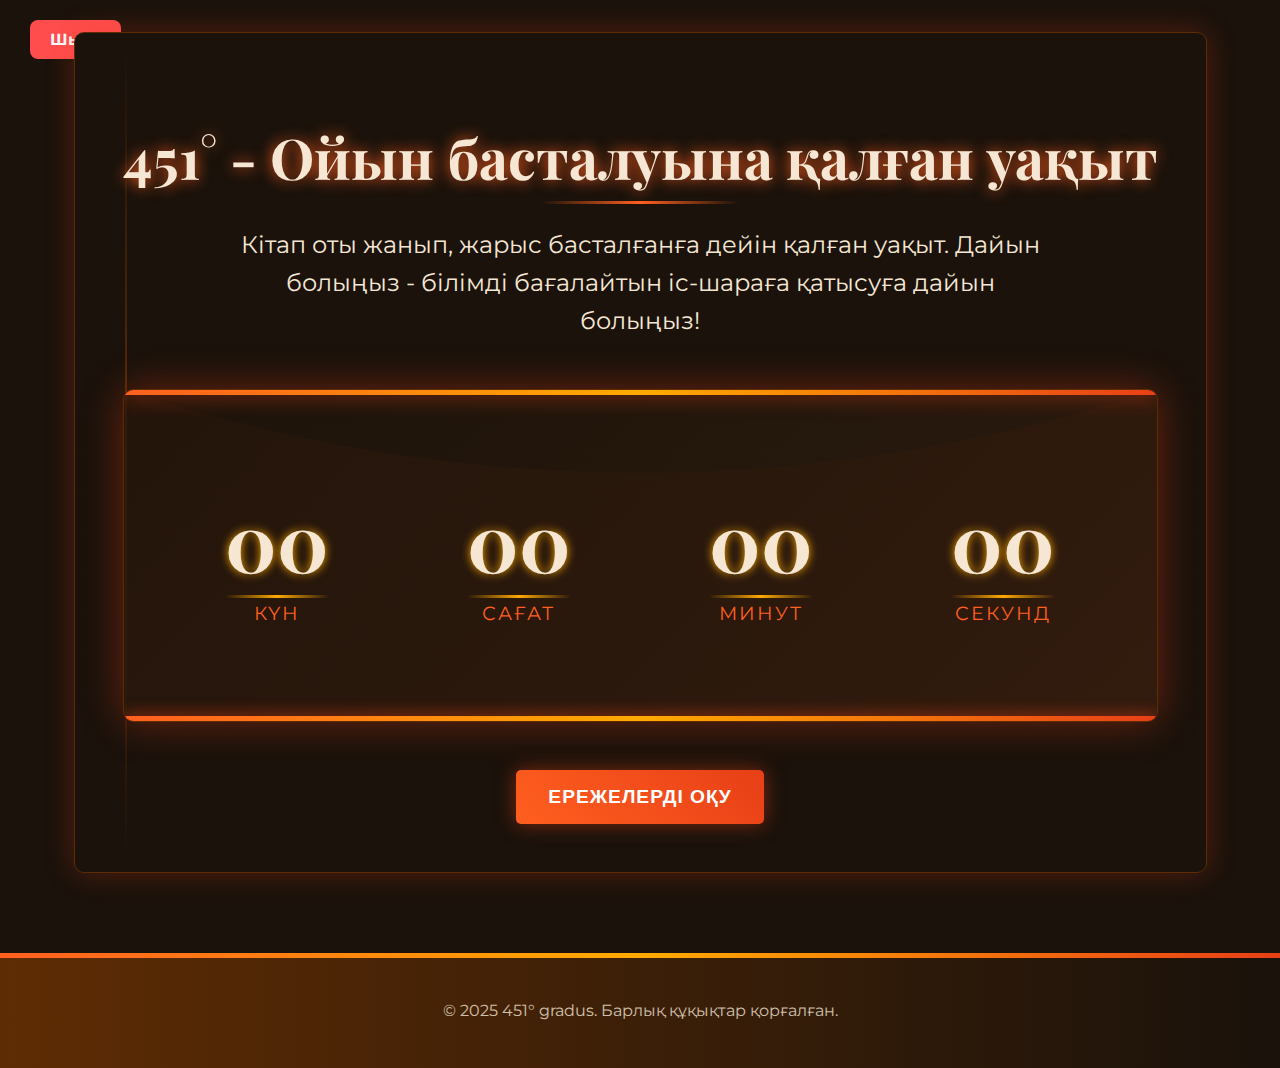
<file: timer.html>
<!DOCTYPE html>
<html lang="kk">
  <head>
    <meta charset="UTF-8" />
    <meta name="viewport" content="width=device-width, initial-scale=1.0" />
    <title>451° - Ойын басталуы</title>
    <link
      href="https://fonts.googleapis.com/css2?family=Playfair+Display:wght@700&family=Montserrat:wght@400;600&display=swap"
      rel="stylesheet"
    />
    <style>
      :root {
        --fire-orange: #ff5f1f;
        --ember-red: #e83f17;
        --hot-yellow: #ffaa00;
        --book-brown: #5e2c04;
        --parchment: #f5e7d4;
        --ink-black: #1a120b;
      }

      body {
        margin: 0;
        padding: 0;
        font-family: "Montserrat", sans-serif;
        background-color: var(--ink-black);
        color: var(--parchment);
        overflow-x: hidden;
        min-height: 100vh;
        display: flex;
        flex-direction: column;
      }

      /* От анимациясы */
      @keyframes flicker {
        0%,
        100% {
          opacity: 0.8;
        }
        20% {
          opacity: 1;
        }
        40% {
          opacity: 0.6;
        }
        60% {
          opacity: 0.9;
        }
        80% {
          opacity: 0.7;
        }
      }

      @keyframes flame {
        0%,
        100% {
          transform: scaleY(1) scaleX(1);
        }
        50% {
          transform: scaleY(1.1) scaleX(0.9);
        }
      }

      /* Кітап беті эффектісі */
      .book-page {
        background: linear-gradient(
            rgba(26, 18, 11, 0.9),
            rgba(26, 18, 11, 0.9)
          ),
          url('data:image/svg+xml;utf8,<svg xmlns="http://www.w3.org/2000/svg" width="100%" height="100%"><pattern id="pattern" x="0" y="0" width="40" height="40" patternUnits="userSpaceOnUse"><rect x="0" y="0" width="40" height="40" fill="%231A120B"/><path d="M0 20 Q10 15 20 20 T40 20" stroke="%235E2C04" stroke-width="0.3" fill="none"/></pattern><rect width="100%" height="100%" fill="url(%23pattern)"/></svg>');
        border: 1px solid var(--book-brown);
        box-shadow: 0 0 30px rgba(232, 63, 23, 0.3);
        position: relative;
        overflow: hidden;
      }

      .book-page::before {
        content: "";
        position: absolute;
        top: 0;
        left: 50px;
        width: 2px;
        height: 100%;
        background: linear-gradient(
          to bottom,
          transparent,
          var(--book-brown),
          transparent
        );
      }

      /* От шекарасы */
      .fire-border {
        position: relative;
      }

      .fire-border::after {
        content: "";
        position: absolute;
        bottom: 0;
        left: 0;
        width: 100%;
        height: 5px;
        background: linear-gradient(
          90deg,
          var(--fire-orange),
          var(--hot-yellow),
          var(--ember-red)
        );
        animation: flicker 2s infinite, flame 3s ease-in-out infinite;
        box-shadow: 0 0 15px var(--ember-red);
      }

      /* Таймер блогы */
      .timer-container {
        background: linear-gradient(
            135deg,
            rgba(30, 20, 10, 0.7),
            rgba(50, 30, 15, 0.7)
          ),
          url('data:image/svg+xml;utf8,<svg xmlns="http://www.w3.org/2000/svg" viewBox="0 0 100 100" preserveAspectRatio="none"><path d="M0,100 L100,100 L100,0 Q50,50 0,0 Z" fill="%23E83F17" opacity="0.1"/></svg>');
        background-size: cover;
        border: 1px solid var(--book-brown);
        border-radius: 10px;
        box-shadow: 0 0 40px rgba(232, 63, 23, 0.4);
        position: relative;
        overflow: hidden;
      }

      .timer-container::before {
        content: "";
        position: absolute;
        top: 0;
        left: 0;
        right: 0;
        height: 5px;
        background: linear-gradient(
          90deg,
          var(--fire-orange),
          var(--hot-yellow),
          var(--ember-red)
        );
        animation: flicker 3s infinite;
        box-shadow: 0 0 20px var(--ember-red);
      }

      /* Таймер цифрлары */
      .timer-digit {
        font-family: "Playfair Display", serif;
        font-size: 5rem;
        font-weight: 700;
        color: var(--parchment);
        text-shadow: 0 0 10px var(--hot-yellow);
        position: relative;
      }

      .timer-digit::after {
        content: "";
        position: absolute;
        bottom: -5px;
        left: 0;
        width: 100%;
        height: 3px;
        background: linear-gradient(
          90deg,
          transparent,
          var(--hot-yellow),
          transparent
        );
        animation: flicker 2s infinite;
      }

      /* Кішірек цифрлар */
      .timer-label {
        font-size: 1.2rem;
        text-transform: uppercase;
        letter-spacing: 2px;
        color: var(--fire-orange);
        margin-top: 0.5rem;
      }

      /* Негізгі контент */
      .container {
        max-width: 1200px;
        margin: 0 auto;
        padding: 2rem;
        flex: 1;
        display: flex;
        flex-direction: column;
        justify-content: center;
      }

      .main-title {
        font-family: "Playfair Display", serif;
        font-size: 3.5rem;
        font-weight: 700;
        color: var(--parchment);
        text-shadow: 0 0 15px var(--fire-orange);
        margin-bottom: 2rem;
        position: relative;
        text-align: center;
      }

      .main-title::after {
        content: "";
        position: absolute;
        bottom: -10px;
        left: 50%;
        transform: translateX(-50%);
        width: 200px;
        height: 3px;
        background: linear-gradient(
          90deg,
          transparent,
          var(--fire-orange),
          transparent
        );
        animation: flicker 2s infinite;
      }

      .subtitle {
        font-size: 1.5rem;
        text-align: center;
        color: var(--parchment);
        margin-bottom: 3rem;
        max-width: 800px;
        margin-left: auto;
        margin-right: auto;
        line-height: 1.6;
      }

      /* Таймер сеткасы */
      .timer-grid {
        display: grid;
        grid-template-columns: repeat(4, 1fr);
        gap: 2rem;
        margin: 3rem 0;
      }

      .timer-item {
        display: flex;
        flex-direction: column;
        align-items: center;
        justify-content: center;
      }
      a {
        text-decoration: none;
        color: white;
      }
      /* Кнопкалар */
      .btn {
        padding: 1rem 2rem;
        font-size: 1.2rem;
        font-weight: 600;
        text-transform: uppercase;
        letter-spacing: 1px;
        border: none;
        border-radius: 5px;
        cursor: pointer;
        transition: all 0.3s ease;
        position: relative;
        overflow: hidden;
      }

      .btn-primary {
        background: linear-gradient(
          45deg,
          var(--fire-orange),
          var(--ember-red)
        );
        color: var(--parchment);
        box-shadow: 0 0 20px rgba(232, 63, 23, 0.5);
      }

      .btn-primary:hover {
        transform: translateY(-3px);
        box-shadow: 0 0 30px rgba(232, 63, 23, 0.8);
      }

      .btn-primary::before {
        content: "";
        position: absolute;
        top: 0;
        left: -100%;
        width: 100%;
        height: 100%;
        background: linear-gradient(
          90deg,
          transparent,
          rgba(255, 255, 255, 0.2),
          transparent
        );
        transition: 0.5s;
      }

      .btn-primary:hover::before {
        left: 100%;
      }

      /* Футер */
      footer {
        background: linear-gradient(
          to right,
          var(--book-brown),
          var(--ink-black)
        );
        padding: 2rem;
        text-align: center;
        position: relative;
      }

      footer::before {
        content: "";
        position: absolute;
        top: 0;
        left: 0;
        width: 100%;
        height: 5px;
        background: linear-gradient(
          90deg,
          var(--fire-orange),
          var(--hot-yellow),
          var(--ember-red)
        );
        animation: flicker 3s infinite;
      }

      .footer-text {
        color: var(--parchment);
        opacity: 0.8;
      }
      .logout-button {
        position: absolute;
        top: 20px;
        left: 30px; /* Сол жақта тұрады */
        padding: 10px 20px;
        background-color: #ff4d4d;
        color: white;
        text-decoration: none;
        border-radius: 8px;
        font-weight: bold;
        transition: background-color 0.3s ease;
      }

      .logout-button:hover {
        background-color: #cc0000;
      }

      /* От анимациясы (фондағы) */
      .fire-particle {
        position: absolute;
        background: var(--fire-orange);
        border-radius: 50%;
        filter: blur(5px);
        animation: float-up 10s linear infinite;
        opacity: 0;
      }

      @keyframes float-up {
        0% {
          transform: translateY(0) rotate(0deg);
          opacity: 0;
        }
        10% {
          opacity: 1;
        }
        90% {
          opacity: 1;
        }
        100% {
          transform: translateY(-100vh) rotate(360deg);
          opacity: 0;
        }
      }

      /* Адаптивтік дизайн */
      @media (max-width: 768px) {
        .timer-grid {
          grid-template-columns: repeat(2, 1fr);
        }

        .main-title {
          font-size: 2.5rem;
        }

        .subtitle {
          font-size: 1.2rem;
        }

        .timer-digit {
          font-size: 3rem;
        }
      }

      @media (max-width: 480px) {
        .timer-grid {
          grid-template-columns: 1fr;
        }
      }
    </style>
  </head>
  <body>
    <div class="container">
      <!-- Шығу кнопкасы -->
      <a href="index.html" class="logout-button">Шығу</a>

      <!-- Негізгі контент -->
      <div
        class="book-page"
        style="padding: 3rem; border-radius: 10px; margin-bottom: 3rem"
      >
        <h1 class="main-title">451° - Ойын басталуына қалған уақыт</h1>
        <p class="subtitle">
          Кітап оты жанып, жарыс басталғанға дейін қалған уақыт. Дайын болыңыз -
          білімді бағалайтын іс-шараға қатысуға дайын болыңыз!
        </p>

        <!-- Таймер -->
        <div
          class="timer-container fire-border"
          style="padding: 3rem; border-radius: 10px"
        >
          <div class="timer-grid">
            <div class="timer-item">
              <div class="timer-digit" id="days">00</div>
              <div class="timer-label">Күн</div>
            </div>
            <div class="timer-item">
              <div class="timer-digit" id="hours">00</div>
              <div class="timer-label">Сағат</div>
            </div>
            <div class="timer-item">
              <div class="timer-digit" id="minutes">00</div>
              <div class="timer-label">Минут</div>
            </div>
            <div class="timer-item">
              <div class="timer-digit" id="seconds">00</div>
              <div class="timer-label">Секунд</div>
            </div>
          </div>
        </div>

        <!-- Кнопкалар -->
        <div
          style="
            display: flex;
            justify-content: center;
            gap: 1.5rem;
            margin-top: 3rem;
          "
        >
          <button class="btn btn-primary">
            <a href="rules.html">Ережелерді оқу</a>
          </button>
        </div>
      </div>
    </div>

    <!-- Футер -->
    <footer>
      <p class="footer-text">© 2025 451° gradus. Барлық құқықтар қорғалған.</p>
    </footer>

    <!-- От частицалары -->
    <script>
      // От частицаларын қосу
      function createFireParticles() {
        const colors = ["#FF5F1F", "#E83F17", "#FFAA00", "#FFD700"];
        for (let i = 0; i < 30; i++) {
          const particle = document.createElement("div");
          particle.classList.add("fire-particle");

          // Кездейсоқ параметрлер
          const size = Math.random() * 10 + 5;
          const posX = Math.random() * window.innerWidth;
          const delay = Math.random() * 5;
          const duration = Math.random() * 5 + 5;
          const color = colors[Math.floor(Math.random() * colors.length)];

          particle.style.width = `${size}px`;
          particle.style.height = `${size}px`;
          particle.style.left = `${posX}px`;
          particle.style.bottom = `-${size}px`;
          particle.style.background = color;
          particle.style.animationDelay = `${delay}s`;
          particle.style.animationDuration = `${duration}s`;

          document.body.appendChild(particle);
        }
      }

      // Таймер функциясы
      function updateTimer() {
        // Ойын басталу күні (мысалы: 2025-12-31 18:00)
        const countDownDate = new Date("Nov 31, 2025 18:00:00").getTime();

        const timer = setInterval(() => {
          const now = new Date().getTime();
          const distance = countDownDate - now;

          // Уақыт есептеу
          const days = Math.floor(distance / (1000 * 60 * 60 * 24));
          const hours = Math.floor(
            (distance % (1000 * 60 * 60 * 24)) / (1000 * 60 * 60)
          );
          const minutes = Math.floor(
            (distance % (1000 * 60 * 60)) / (1000 * 60)
          );
          const seconds = Math.floor((distance % (1000 * 60)) / 1000);

          // Нәтижені көрсету
          document.getElementById("days").textContent = days
            .toString()
            .padStart(2, "0");
          document.getElementById("hours").textContent = hours
            .toString()
            .padStart(2, "0");
          document.getElementById("minutes").textContent = minutes
            .toString()
            .padStart(2, "0");
          document.getElementById("seconds").textContent = seconds
            .toString()
            .padStart(2, "0");

          // Таймер аяқталған кезде
          if (distance < 0) {
            clearInterval(timer);
            document.getElementById("days").textContent = "00";
            document.getElementById("hours").textContent = "00";
            document.getElementById("minutes").textContent = "00";
            document.getElementById("seconds").textContent = "00";
          }
        }, 1000);
      }

      // Документ жүктелгенде
      document.addEventListener("DOMContentLoaded", () => {
        createFireParticles();
        updateTimer();
      });
    </script>
  </body>
</html>
</file>
